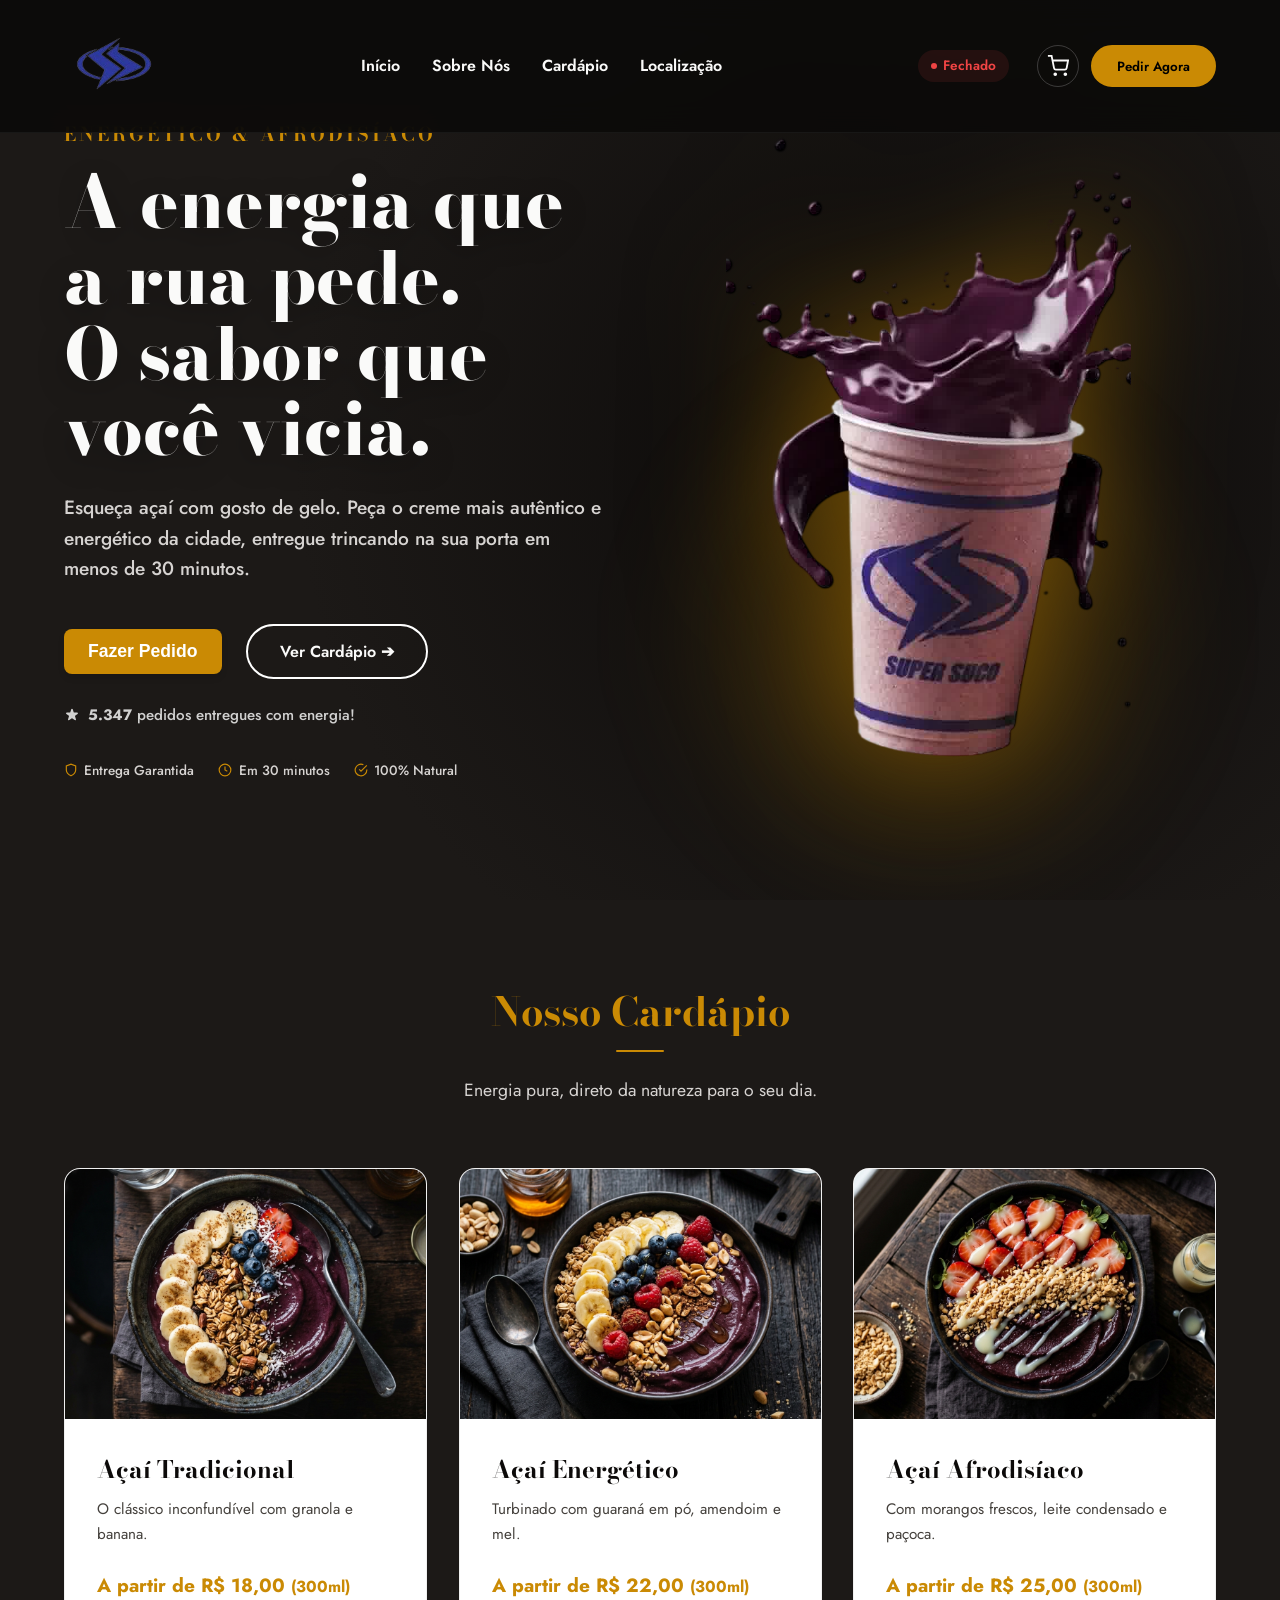
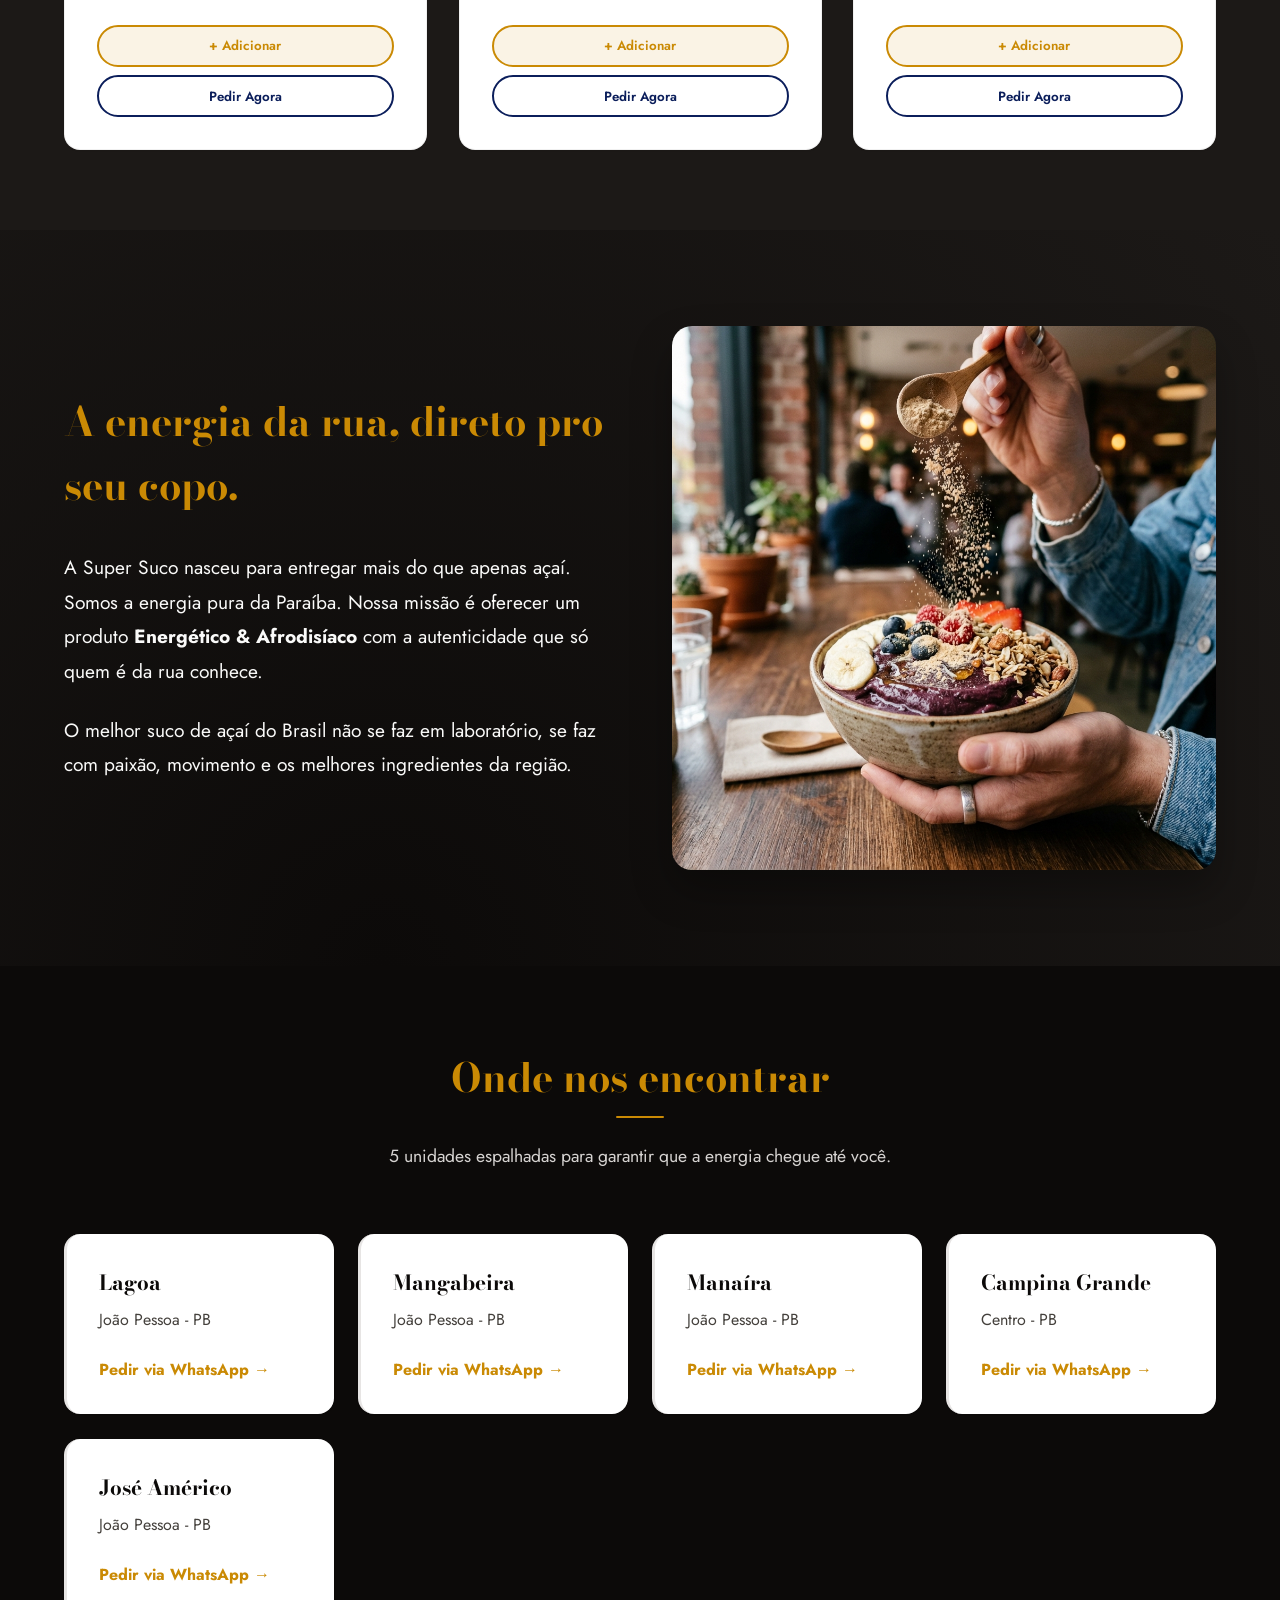
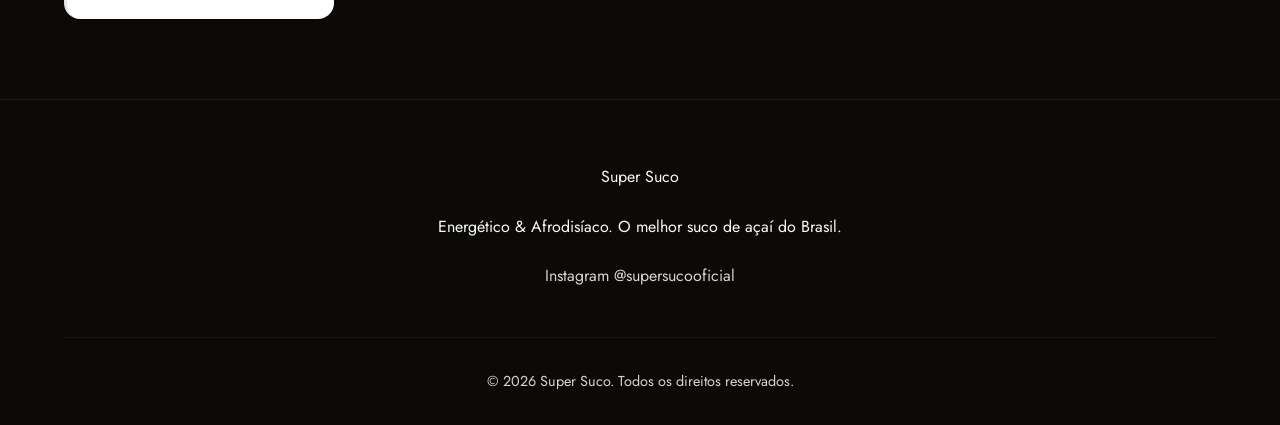
<file: index.html>
<!DOCTYPE html>
<html lang="pt-BR">
<head>
    <!-- GTM DataLayer Initialization -->
    <script>window.dataLayer = window.dataLayer || [];</script>
    <meta charset="UTF-8">
    <meta name="viewport" content="width=device-width, initial-scale=1.0">
    <!-- SEO & Social Media (Open Graph) -->
    <meta name="description" content="Energético & Afrodisíaco. O açaí mais autêntico de João Pessoa e Campina Grande. Peça agora e sinta a energia!">
    <meta name="keywords" content="açaí, suco de açaí, energético, afrodisíaco, joão pessoa, campina grande, super suco">
    <meta name="author" content="Super Suco">
    
    <!-- Open Graph / Facebook -->
    <meta property="og:type" content="website">
    <meta property="og:url" content="https://super-suco.vercel.app/">
    <meta property="og:title" content="Super Suco | O Açaí que Vicia 🥤">
    <meta property="og:description" content="Energético & Afrodisíaco. O açaí mais autêntico de João Pessoa e Campina Grande. Peça agora!">
    <meta property="og:image" content="https://super-suco.vercel.app/hero-image-final.jpg">

    <!-- Twitter -->
    <meta property="twitter:card" content="summary_large_image">
    <meta property="twitter:url" content="https://super-suco.vercel.app/">
    <meta property="twitter:title" content="Super Suco | O Açaí que Vicia 🥤">
    <meta property="twitter:description" content="Energético & Afrodisíaco. O açaí mais autêntico de João Pessoa e Campina Grande. Peça agora!">
    <meta property="twitter:image" content="https://super-suco.vercel.app/hero-image-final.jpg">

    <!-- Favicons -->
    <link rel="icon" type="image/png" href="logo.png">
    <link rel="apple-touch-icon" href="logo.png">
    
    <!-- Core Web Vitals: LCP Preload -->
    <link rel="preload" href="hero-image-final.png" as="image">
    
    <!-- Pré-conexão de fontes -->
    <link rel="preconnect" href="https://fonts.googleapis.com">
    <link rel="preconnect" href="https://fonts.gstatic.com" crossorigin>
    <link href="https://fonts.googleapis.com/css2?family=Bodoni+Moda:wght@400;500;600;700&family=Jost:wght@300;400;500;600;700&display=swap" rel="stylesheet">
    
    <link rel="stylesheet" href="style.css?v=3.0">
</head>
<body>

    <!-- Overlay Compartilhado -->
    <div id="modalOverlay" class="modal-overlay"></div>

    <!-- Modal de Seleção de Unidade -->
    <div id="unitModal" class="unit-modal">
        <div class="modal-header">
            <h3>Escolha sua Unidade</h3>
            <button id="closeModalBtn" class="close-btn">&times;</button>
        </div>
        <p>De onde você quer pedir?</p>
        <div class="units-grid">
            <a href="https://wa.me/5583999990001" target="_blank" class="unit-btn" data-unit="Lagoa">
                <svg width="16" height="16" fill="none" stroke="currentColor" stroke-width="2" viewBox="0 0 24 24" aria-hidden="true"><path d="M21 10c0 7-9 13-9 13s-9-6-9-13a9 9 0 0 1 18 0z"/><circle cx="12" cy="10" r="3"/></svg>
                Lagoa
            </a>
            <a href="https://wa.me/5583999990002" target="_blank" class="unit-btn" data-unit="Mangabeira">
                <svg width="16" height="16" fill="none" stroke="currentColor" stroke-width="2" viewBox="0 0 24 24" aria-hidden="true"><path d="M21 10c0 7-9 13-9 13s-9-6-9-13a9 9 0 0 1 18 0z"/><circle cx="12" cy="10" r="3"/></svg>
                Mangabeira
            </a>
            <a href="https://wa.me/5583999990003" target="_blank" class="unit-btn" data-unit="Manaíra">
                <svg width="16" height="16" fill="none" stroke="currentColor" stroke-width="2" viewBox="0 0 24 24" aria-hidden="true"><path d="M21 10c0 7-9 13-9 13s-9-6-9-13a9 9 0 0 1 18 0z"/><circle cx="12" cy="10" r="3"/></svg>
                Manaíra
            </a>
            <a href="https://wa.me/5583999990004" target="_blank" class="unit-btn" data-unit="Campina Grande">
                <svg width="16" height="16" fill="none" stroke="currentColor" stroke-width="2" viewBox="0 0 24 24" aria-hidden="true"><path d="M21 10c0 7-9 13-9 13s-9-6-9-13a9 9 0 0 1 18 0z"/><circle cx="12" cy="10" r="3"/></svg>
                Campina Grande
            </a>
            <a href="https://wa.me/5583999990005" target="_blank" class="unit-btn" data-unit="José Américo">
                <svg width="16" height="16" fill="none" stroke="currentColor" stroke-width="2" viewBox="0 0 24 24" aria-hidden="true"><path d="M21 10c0 7-9 13-9 13s-9-6-9-13a9 9 0 0 1 18 0z"/><circle cx="12" cy="10" r="3"/></svg>
                José Américo
            </a>
        </div>
    </div>

    <!-- Modal Carrinho -->
    <div id="cartModal" class="cart-modal">
        <div class="cart-header">
            <h3>🛒 Seu Pedido</h3>
            <button id="closeCartBtn" class="close-btn">&times;</button>
        </div>

        <div class="cart-items">
            <!-- Item 1 -->
            <div class="cart-item" data-id="tradicional" data-name="Açaí Tradicional" data-price="18">
                <div class="cart-item-info">
                    <span class="cart-item-name">Açaí Tradicional</span>
                    <span class="cart-item-desc">Clássico com granola e banana</span>
                    <span class="cart-item-price">R$ 18,00</span>
                </div>
                <div class="cart-qty-control">
                    <button class="qty-btn qty-zero" title="Zerar item">🗑️</button>
                    <button class="qty-btn qty-minus" aria-label="Diminuir quantidade">−</button>
                    <span class="qty-value">0</span>
                    <button class="qty-btn qty-plus" aria-label="Aumentar quantidade">+</button>
                </div>
            </div>
            <!-- Item 2 -->
            <div class="cart-item" data-id="energetico" data-name="Açaí Energético" data-price="22">
                <div class="cart-item-info">
                    <span class="cart-item-name">Açaí Energético</span>
                    <span class="cart-item-desc">Guaraná, amendoim e mel</span>
                    <span class="cart-item-price">R$ 22,00</span>
                </div>
                <div class="cart-qty-control">
                    <button class="qty-btn qty-zero" title="Zerar item">🗑️</button>
                    <button class="qty-btn qty-minus" aria-label="Diminuir quantidade">−</button>
                    <span class="qty-value">0</span>
                    <button class="qty-btn qty-plus" aria-label="Aumentar quantidade">+</button>
                </div>
            </div>
            <!-- Item 3 -->
            <div class="cart-item" data-id="afrodisiaco" data-name="Açaí Afrodisíaco" data-price="25">
                <div class="cart-item-info">
                    <span class="cart-item-name">Açaí Afrodisíaco</span>
                    <span class="cart-item-desc">Morangos, leite condensado e paçoca</span>
                    <span class="cart-item-price">R$ 25,00</span>
                </div>
                <div class="cart-qty-control">
                    <button class="qty-btn qty-zero" title="Zerar item">🗑️</button>
                    <button class="qty-btn qty-minus" aria-label="Diminuir quantidade">−</button>
                    <span class="qty-value">0</span>
                    <button class="qty-btn qty-plus" aria-label="Aumentar quantidade">+</button>
                </div>
            </div>
        </div>

        <div class="cart-footer">
            <div class="cart-total-row">
                <span>Total</span>
                <span id="cartTotal" class="cart-total-value">R$ 0,00</span>
            </div>
            <button id="clearCartBtn" class="cart-clear-btn">Limpar Carrinho</button>
            <p class="cart-empty-msg" id="cartEmptyMsg">Adicione pelo menos 1 item para pedir.</p>
            <button id="cartCheckoutBtn" class="cart-checkout-btn" disabled>
                <svg width="18" height="18" viewBox="0 0 24 24" fill="currentColor"><path d="M17.472 14.382c-.297-.149-1.758-.867-2.03-.967-.273-.099-.471-.148-.67.15-.197.297-.767.966-.94 1.164-.173.199-.347.223-.644.075-.297-.15-1.255-.463-2.39-1.475-.883-.788-1.48-1.761-1.653-2.059-.173-.297-.018-.458.13-.606.134-.133.298-.347.446-.52.149-.174.198-.298.298-.497.099-.198.05-.371-.025-.52-.075-.149-.669-1.612-.916-2.207-.242-.579-.487-.5-.669-.51-.173-.008-.371-.01-.57-.01-.198 0-.52.074-.792.372-.272.297-1.04 1.016-1.04 2.479 0 1.462 1.065 2.875 1.213 3.074.149.198 2.096 3.2 5.077 4.487.709.306 1.262.489 1.694.625.712.227 1.36.195 1.871.118.571-.085 1.758-.719 2.006-1.413.248-.694.248-1.289.173-1.413-.074-.124-.272-.198-.57-.347m-5.421 7.403h-.004a9.87 9.87 0 01-5.031-1.378l-.361-.214-3.741.982.998-3.648-.235-.374a9.86 9.86 0 01-1.51-5.26c.001-5.45 4.436-9.884 9.888-9.884 2.64 0 5.122 1.03 6.988 2.898a9.825 9.825 0 012.893 6.994c-.003 5.45-4.437 9.884-9.885 9.884m8.413-18.297A11.815 11.815 0 0012.05 0C5.495 0 .16 5.335.157 11.892c0 2.096.547 4.142 1.588 5.945L.057 24l6.305-1.654a11.882 11.882 0 005.683 1.448h.005c6.554 0 11.89-5.335 11.893-11.893a11.821 11.821 0 00-3.48-8.413z"/></svg>
                Pedir pelo WhatsApp
            </button>
        </div>
    </div>

    <!-- Barra de Navegação -->
    <nav class="navbar">
        <a href="#" class="logo-img"><img src="logo.png" alt="Super Suco Logotipo"></a>
        <div class="nav-links">
            <a href="#inicio">Início</a>
            <a href="#sobre-nos">Sobre Nós</a>
            <a href="#cardapio">Cardápio</a>
            <a href="#unidades">Localização</a>
        </div>
        <div class="nav-actions">
            <div class="store-status open"><span class="pulse-dot"></span> Aberto</div>
            <button id="openCartBtn" class="cart-icon-btn" aria-label="Abrir carrinho">
                <svg width="22" height="22" fill="none" stroke="currentColor" stroke-width="2" viewBox="0 0 24 24"><circle cx="9" cy="21" r="1"/><circle cx="20" cy="21" r="1"/><path d="M1 1h4l2.68 13.39a2 2 0 0 0 2 1.61h9.72a2 2 0 0 0 2-1.61L23 6H6"/></svg>
                <span id="cartBadge" class="cart-badge">0</span>
            </button>
            <button class="cta-nav cta-nav-primary open-modal-btn">Pedir Agora</button>
        </div>
    </nav>

    <!-- Hero Section -->
    <header id="inicio" class="hero-section">
        <div class="hero-content">
            <h2 class="tagline">Energético & Afrodisíaco</h2>
            <h1 class="headline">A energia que a rua pede. O sabor que você vicia.</h1>
            <p class="subheadline">Esqueça açaí com gosto de gelo. Peça o creme mais autêntico e energético da cidade, entregue trincando na sua porta em menos de 30 minutos.</p>
            <div class="hero-actions">
                <button class="cta-primary open-modal-btn">Fazer Pedido</button>
                <a href="#cardapio" class="cta-secondary ghost-btn">Ver Cardápio ➔</a>
            </div>
            <div class="social-proof">
                <svg width="16" height="16" fill="currentColor" viewBox="0 0 20 20"><path d="M9.049 2.927c.3-.921 1.603-.921 1.902 0l1.07 3.292a1 1 0 00.95.69h3.462c.969 0 1.371 1.24.588 1.81l-2.8 2.034a1 1 0 00-.364 1.118l1.07 3.292c.3.921-.755 1.688-1.54 1.118l-2.8-2.034a1 1 0 00-1.175 0l-2.8 2.034c-.784.57-1.838-.197-1.539-1.118l1.07-3.292a1 1 0 00-.364-1.118L2.98 8.72c-.783-.57-.38-1.81.588-1.81h3.461a1 1 0 00.951-.69l1.07-3.292z"/></svg>
                <span><strong id="order-counter">5.347</strong> pedidos entregues com energia!</span>
            </div>
            <div class="trust-badges">
                <span class="trust-badge">
                    <svg width="14" height="14" fill="none" stroke="currentColor" stroke-width="2" viewBox="0 0 24 24"><path d="M12 22s8-4 8-10V5l-8-3-8 3v7c0 6 8 10 8 10z"/></svg>
                    Entrega Garantida
                </span>
                <span class="trust-badge">
                    <svg width="14" height="14" fill="none" stroke="currentColor" stroke-width="2" viewBox="0 0 24 24"><circle cx="12" cy="12" r="10"/><polyline points="12 6 12 12 16 14"/></svg>
                    Em 30 minutos
                </span>
                <span class="trust-badge">
                    <svg width="14" height="14" fill="none" stroke="currentColor" stroke-width="2" viewBox="0 0 24 24"><path d="M22 11.08V12a10 10 0 1 1-5.93-9.14"/><polyline points="22 4 12 14.01 9 11.01"/></svg>
                    100% Natural
                </span>
            </div>
        </div>
        
        <!-- Imagem Estática do Ativo 3D -->
        <div class="hero-3d-asset">
            <img src="hero-image-final.png" alt="Açaí Super Suco Zero Gravidade" width="500" height="500" fetchpriority="high">
            <div class="acai-glow"></div>
        </div>
    </header>

    <!-- Seção: Cardápio Visual -->
    <section id="cardapio" class="menu-section">
        <div class="section-header">
            <h2>Nosso Cardápio</h2>
            <p>Energia pura, direto da natureza para o seu dia.</p>
        </div>
        <div class="menu-grid">
            <div class="menu-item">
                <div class="menu-img-container">
                    <img src="acai_tradicional.png" alt="Açaí Tradicional" loading="lazy" width="500" height="500">
                </div>
                <div class="menu-info">
                    <h3>Açaí Tradicional</h3>
                    <p>O clássico inconfundível com granola e banana.</p>
                    <span class="price">A partir de R$ 18,00 <small>(300ml)</small></span>
                    <div class="menu-item-actions">
                        <button class="cta-nav add-to-cart-btn cta-solid" data-id="tradicional" data-name="Açaí Tradicional" data-price="18">+ Adicionar</button>
                        <button class="cta-nav open-modal-btn direct-order-btn cta-outline" data-id="tradicional" data-name="Açaí Tradicional" data-price="18">Pedir Agora</button>
                    </div>
                </div>
            </div>
            <div class="menu-item">
                <div class="menu-img-container">
                    <img src="acai_energetico.png" alt="Açaí Energético" loading="lazy" width="500" height="500">
                </div>
                <div class="menu-info">
                    <h3>Açaí Energético</h3>
                    <p>Turbinado com guaraná em pó, amendoim e mel.</p>
                    <span class="price">A partir de R$ 22,00 <small>(300ml)</small></span>
                    <div class="menu-item-actions">
                        <button class="cta-nav add-to-cart-btn cta-solid" data-id="energetico" data-name="Açaí Energético" data-price="22">+ Adicionar</button>
                        <button class="cta-nav open-modal-btn direct-order-btn cta-outline" data-id="energetico" data-name="Açaí Energético" data-price="22">Pedir Agora</button>
                    </div>
                </div>
            </div>
            <div class="menu-item">
                <div class="menu-img-container">
                    <img src="acai_afrodisiaco.png" alt="Açaí Afrodisíaco" loading="lazy" width="500" height="500">
                </div>
                <div class="menu-info">
                    <h3>Açaí Afrodisíaco</h3>
                    <p>Com morangos frescos, leite condensado e paçoca.</p>
                    <span class="price">A partir de R$ 25,00 <small>(300ml)</small></span>
                    <div class="menu-item-actions">
                        <button class="cta-nav add-to-cart-btn cta-solid" data-id="afrodisiaco" data-name="Açaí Afrodisíaco" data-price="25">+ Adicionar</button>
                        <button class="cta-nav open-modal-btn direct-order-btn cta-outline" data-id="afrodisiaco" data-name="Açaí Afrodisíaco" data-price="25">Pedir Agora</button>
                    </div>
                </div>
            </div>
        </div>
    </section>

    <!-- Seção: Sobre Nós -->
    <section id="sobre-nos" class="about-section">
        <div class="about-content">
            <div class="about-text">
                <h2>A energia da rua, direto pro seu copo.</h2>
                <p>A Super Suco nasceu para entregar mais do que apenas açaí. Somos a energia pura da Paraíba. Nossa missão é oferecer um produto <strong>Energético & Afrodisíaco</strong> com a autenticidade que só quem é da rua conhece.</p>
                <p>O melhor suco de açaí do Brasil não se faz em laboratório, se faz com paixão, movimento e os melhores ingredientes da região.</p>
            </div>
            <div class="about-image">
                <img src="about-image.png" alt="Açaí Super Suco Lifestyle" width="500" height="500">
            </div>
        </div>
    </section>

    <!-- Seção: Unidades -->
    <section id="unidades" class="units-section">
        <div class="section-header">
            <h2>Onde nos encontrar</h2>
            <p>5 unidades espalhadas para garantir que a energia chegue até você.</p>
        </div>
        <div class="locations-grid">
            <a href="https://wa.me/5583999990001" target="_blank" class="location-card">
                <h3>Lagoa</h3>
                <p>João Pessoa - PB</p>
                <span class="card-link">Pedir via WhatsApp &rarr;</span>
            </a>
            <a href="https://wa.me/5583999990002" target="_blank" class="location-card">
                <h3>Mangabeira</h3>
                <p>João Pessoa - PB</p>
                <span class="card-link">Pedir via WhatsApp &rarr;</span>
            </a>
            <a href="https://wa.me/5583999990003" target="_blank" class="location-card">
                <h3>Manaíra</h3>
                <p>João Pessoa - PB</p>
                <span class="card-link">Pedir via WhatsApp &rarr;</span>
            </a>
            <a href="https://wa.me/5583999990004" target="_blank" class="location-card">
                <h3>Campina Grande</h3>
                <p>Centro - PB</p>
                <span class="card-link">Pedir via WhatsApp &rarr;</span>
            </a>
            <a href="https://wa.me/5583999990005" target="_blank" class="location-card">
                <h3>José Américo</h3>
                <p>João Pessoa - PB</p>
                <span class="card-link">Pedir via WhatsApp &rarr;</span>
            </a>
        </div>
    </section>

    <!-- Sticky CTA (Mobile) -->
    <button id="stickyCtaDefault" class="sticky-cta open-modal-btn">Fazer Pedido</button>

    <!-- Sticky Cart Bar (Mobile) -->
    <div id="stickyCartBar" class="sticky-cart-bar">
        <div class="sticky-cart-info">
            <span id="stickyCartQty" class="sticky-cart-qty">0 itens</span>
            <span id="stickyCartTotal" class="sticky-cart-total">R$ 0,00</span>
        </div>
        <button id="openStickyCartBtn" class="sticky-cart-btn">Ver Carrinho</button>
    </div>

    <!-- Footer -->
    <footer class="site-footer">
        <div class="footer-content">
            <div class="logo">Super <span>Suco</span></div>
            <p>Energético & Afrodisíaco. O melhor suco de açaí do Brasil.</p>
            <div class="social-links">
                <a href="https://instagram.com/supersucooficial" target="_blank" rel="noopener">Instagram @supersucooficial</a>
            </div>
        </div>
        <div class="footer-bottom">
            <p>&copy; 2026 Super Suco. Todos os direitos reservados.</p>
        </div>
    </footer>

    <script src="script.js" defer></script>
</body>
</html>
</file>
<file: style.css>
/* =========================================
   DESIGN TOKENS & VARIÁVEIS
   Gerado por: ui-ux-pro-max + 3d-visual-architect
   + page-cro + design-spells
   ========================================= */
html { scroll-behavior: smooth; }
:root {
    --color-bg-deep: #1C1917;     /* Dark Premium */
    --color-bg-darker: #0C0A09;   /* Very Dark */
    --color-brand-blue: #44403C;  /* Secondary Dark */
    --color-accent-gold: #CA8A04; /* Luxury Gold */
    --color-accent-hover: #A16207;
    --color-text-main: #FAFAF9;   /* Light text on dark bg */
    --color-text-muted: #D6D3D1;  /* Muted text */
    --color-acai-glow: rgba(202, 138, 4, 0.4); /* Gold glow */

    --font-heading: 'Bodoni Moda', serif;
    --font-sans: 'Jost', sans-serif;
    
    --transition-fast: 0.2s ease;
    --transition-smooth: 0.3s ease;
    
    --shadow-sm: 0 1px 2px rgba(0,0,0,0.05);
    --shadow-md: 0 4px 6px rgba(0,0,0,0.1);
    --shadow-lg: 0 10px 15px rgba(0,0,0,0.1);
    --shadow-xl: 0 20px 25px rgba(0,0,0,0.15);
}

/* =========================================
   CUSTOM SCROLLBAR
   ========================================= */
::-webkit-scrollbar { width: 8px; }
::-webkit-scrollbar-track { background: var(--color-bg-deep); }
::-webkit-scrollbar-thumb { background: var(--color-brand-blue); border-radius: 10px; }
::-webkit-scrollbar-thumb:hover { background: var(--color-accent-gold); }

/* =========================================
   RESET BASE
   ========================================= */
* {
    margin: 0;
    padding: 0;
    box-sizing: border-box;
}

body {
    font-family: var(--font-sans);
    background-color: var(--color-bg-deep);
    color: var(--color-text-main);
    overflow-x: hidden;
    line-height: 1.6;
}

h1, h2, h3, .tagline {
    font-family: var(--font-heading);
}

a {
    text-decoration: none;
}

/* ux-guidelines: Focus states visíveis para teclado */
:focus-visible {
    outline: 2px solid var(--color-accent-gold);
    outline-offset: 3px;
    border-radius: 4px;
}

button:focus-visible {
    outline: 2px solid var(--color-accent-gold);
    outline-offset: 3px;
}

/* =========================================
   NAVBAR
   ========================================= */
.navbar {
    position: fixed;
    top: 0;
    width: 100%;
    padding: 1rem 5%;
    display: flex;
    justify-content: space-between;
    align-items: center;
    background: rgba(12, 10, 9, 0.9); /* Darker for better contrast */
    backdrop-filter: blur(16px);
    -webkit-backdrop-filter: blur(16px);
    z-index: 100;
    border-bottom: 1px solid rgba(255, 255, 255, 0.05);
    transition: padding 0.3s ease;
}

/* FIX: Agrupa os botões da direita da navbar */
.nav-actions {
    display: flex;
    align-items: center;
    gap: 0.75rem;
}

.logo-img {
    display: flex;
    align-items: center;
}

.logo-img img {
    height: 100px; /* Aumentado a pedido do usuário */
    width: auto;
    object-fit: contain;
}

.nav-links {
    display: flex;
    gap: 2rem;
    align-items: center;
}

.nav-links a {
    color: var(--color-text-main);
    font-size: 1rem;
    font-weight: 600;
    transition: var(--transition-fast);
}

.nav-links a:hover {
    color: var(--color-accent-gold);
}

.cta-nav {
    background: transparent;
    color: var(--color-text-main);
    border: 2px solid var(--color-brand-blue);
    padding: 0.6rem 1.5rem;
    border-radius: 50px;
    font-family: var(--font-sans);
    font-weight: 600;
    cursor: pointer;
    transition: var(--transition-fast);
}

.cta-nav:hover {
    background: var(--color-brand-blue);
    color: #FFF;
    box-shadow: 0 0 15px rgba(30, 64, 175, 0.3);
}

.cta-nav-primary {
    background: var(--color-accent-gold);
    color: #000;
    border-color: var(--color-accent-gold);
}

.cta-nav-primary:hover {
    background: var(--color-accent-hover);
    color: #000;
    box-shadow: 0 0 15px rgba(245, 158, 11, 0.4);
    border-color: var(--color-accent-hover);
}

.cta-solid {
    background: var(--color-accent-gold);
    color: #000;
    border-color: var(--color-accent-gold);
}

.cta-solid:hover {
    background: var(--color-accent-hover);
    color: #000;
    box-shadow: 0 0 15px rgba(245, 158, 11, 0.4);
}

.cta-outline {
    background: transparent;
    color: var(--color-text-main);
    border: 2px solid rgba(255, 255, 255, 0.2);
}

.cta-outline:hover {
    border-color: var(--color-text-main);
    background: rgba(255, 255, 255, 0.05);
}

/* Store Status Badge */
.store-status {
    display: inline-flex;
    align-items: center;
    gap: 0.4rem;
    font-size: 0.85rem;
    font-weight: 600;
    color: #4ade80;
    background: rgba(74, 222, 128, 0.1);
    padding: 0.3rem 0.8rem;
    border-radius: 50px;
    margin-right: 1rem;
    font-family: var(--font-sans);
    transition: all 0.3s ease;
}

.store-status:not(.open) {
    color: #ef4444;
    background: rgba(239, 68, 68, 0.1);
}

.pulse-dot {
    width: 6px;
    height: 6px;
    border-radius: 50%;
    background-color: #4ade80;
    box-shadow: 0 0 0 0 rgba(74, 222, 128, 0.7);
    animation: pulse 2s infinite;
}

@keyframes pulse {
    0% { transform: scale(0.95); box-shadow: 0 0 0 0 rgba(74, 222, 128, 0.7); }
    70% { transform: scale(1); box-shadow: 0 0 0 6px rgba(74, 222, 128, 0); }
    100% { transform: scale(0.95); box-shadow: 0 0 0 0 rgba(74, 222, 128, 0); }
}

.store-status:not(.open) .pulse-dot {
    background-color: #ef4444;
    box-shadow: 0 0 0 0 rgba(239, 68, 68, 0.7);
    animation: pulse-red 2s infinite;
}

@keyframes pulse-red {
    0% { transform: scale(0.95); box-shadow: 0 0 0 0 rgba(239, 68, 68, 0.7); }
    70% { transform: scale(1); box-shadow: 0 0 0 6px rgba(239, 68, 68, 0); }
    100% { transform: scale(0.95); box-shadow: 0 0 0 0 rgba(239, 68, 68, 0); }
}
/* =========================================
   HERO SECTION
   ========================================= */
.hero-section {
    position: relative;
    min-height: 100vh;
    display: flex;
    align-items: center;
    padding: 0 5%;
    background: radial-gradient(circle at 70% 50%, var(--color-bg-darker) 0%, var(--color-bg-deep) 60%);
    overflow: hidden;
}

.hero-content {
    max-width: 600px;
    z-index: 10;
    animation: slideUp 1s var(--transition-smooth);
}

.tagline {
    font-size: clamp(0.75rem, 2.5vw, 1.2rem); /* FIX: responsivo para não cortar */
    color: var(--color-accent-gold);
    text-transform: uppercase;
    letter-spacing: clamp(1px, 0.5vw, 3px); /* FIX: letter-spacing responsivo */
    margin-bottom: 1rem;
    font-weight: 700;
    /* Removido nowrap para evitar truncamento, permitindo quebra de linha */
    display: inline-block;
    max-width: 100%;
    word-wrap: break-word;
}

.headline {
    font-size: clamp(2.5rem, 8vw, 4.5rem); /* Fluid typography */
    line-height: 1.05;
    font-weight: 800;
    margin-bottom: 1.5rem;
    color: var(--color-text-main);
    text-shadow: 0 10px 30px rgba(0,0,0,0.3);
    text-wrap: balance; /* Prevents single words on new lines */
}

.subheadline {
    font-size: 1.2rem;
    color: var(--color-text-muted);
    margin-bottom: 2.5rem;
    max-width: 90%;
    font-weight: 500;
    line-height: 1.6;
}

.hero-actions {
    display: flex;
    gap: 1.5rem;
    align-items: center;
}

.cta-primary {
    background: var(--color-accent-gold);
    color: #FFFFFF;
    border: none;
    padding: 12px 24px;
    border-radius: 8px;
    font-size: 1.1rem;
    font-weight: 600;
    cursor: pointer;
    transition: var(--transition-smooth);
    box-shadow: var(--shadow-md);
}

.cta-primary:hover {
    transform: translateY(-2px);
    box-shadow: var(--shadow-lg);
    background: var(--color-accent-hover);
}

.cta-secondary {
    color: var(--color-text-main);
    font-weight: 600;
    border-bottom: 2px solid transparent;
    transition: var(--transition-fast);
}

.cta-secondary:hover {
    border-bottom-color: var(--color-accent-gold);
}

.ghost-btn {
    border: 2px solid #FFF;
    padding: 0.8rem 2rem;
    border-radius: 50px;
    font-weight: 600;
    display: inline-flex;
    align-items: center;
    border-bottom: 2px solid #FFF;
}

.ghost-btn:hover {
    background: #FFF;
    color: #0B1E5B;
    border-color: #FFF;
}

/* UX: Feedback tátil (Click Feel) */
.cta-primary:active, .cta-solid:active, .cta-outline:active, .cta-nav:active, .location-card:active, .ghost-btn:active {
    transform: scale(0.96) !important;
    transition: transform 0.1s ease;
}

/* page-cro: Social proof + trust signals estratégicos */
.social-proof {
    margin-top: 1.5rem;
    font-size: 0.95rem;
    color: rgba(255, 255, 255, 0.8);
    font-weight: 500;
    animation: slideUp 1s var(--transition-smooth) 0.2s backwards;
    display: flex;
    align-items: center;
    gap: 0.5rem;
}

/* Badges de confiança (page-cro: Trust & Credibility) */
.trust-badges {
    display: flex;
    gap: 1.5rem;
    margin-top: 2rem;
    flex-wrap: wrap;
    animation: slideUp 1s var(--transition-smooth) 0.4s backwards;
}

.trust-badge {
    display: flex;
    align-items: center;
    gap: 0.4rem;
    font-size: 0.85rem;
    color: var(--color-text-muted);
    font-weight: 500;
}

.trust-badge svg {
    color: var(--color-accent-gold);
    flex-shrink: 0;
}

/* design-spells: Botão magnético com efeito premium */
.cta-primary {
    position: relative;
    overflow: hidden;
    isolation: isolate;
}

.cta-primary::before {
    content: '';
    position: absolute;
    inset: 0;
    background: linear-gradient(135deg, rgba(255,255,255,0.15) 0%, transparent 60%);
    opacity: 0;
    transition: opacity 0.3s ease;
    border-radius: inherit;
    z-index: 1;
}

.cta-primary:hover::before {
    opacity: 1;
}

/* =========================================
   3D ASSET PLACEHOLDER
   ========================================= */
.hero-3d-asset {
    position: absolute;
    right: 5%;
    top: 50%;
    transform: translateY(-50%);
    width: 45vw;
    height: 80vh;
    z-index: 5;
    pointer-events: none;
    display: flex;
    justify-content: center;
    align-items: center;
}

/* 3d-visual-architect: Cinematográfico com glow dourado */
.hero-3d-asset img {
    width: 100%;
    height: 100%;
    object-fit: contain;
    animation: float 6s ease-in-out infinite, revealHero 1.2s ease both;
    position: relative;
    z-index: 2;
    filter: drop-shadow(0 0 60px rgba(202, 138, 4, 0.5))
            drop-shadow(0 30px 60px rgba(0,0,0,0.4));
    transform-origin: center bottom;
}

.acai-glow {
    position: absolute;
    width: 500px;
    height: 500px;
    /* FIX: gradiente com fade suave nas bordas para eliminar corte seco */
    background: radial-gradient(
        ellipse at center,
        rgba(202,138,4,0.45) 0%,
        rgba(202,138,4,0.2) 35%,
        rgba(202,138,4,0.05) 65%,
        transparent 100%
    );
    filter: blur(50px);
    border-radius: 50%;
    z-index: -1;
    bottom: -10%;
    left: 50%;
    transform: translateX(-50%);
    animation: pulseGlow 4s ease-in-out infinite;
}

/* =========================================
   MODAL ROTEAMENTO WHATSAPP
   ========================================= */
.modal-overlay {
    position: fixed;
    top: 0;
    left: 0;
    width: 100%;
    height: 100%;
    background: rgba(6, 17, 54, 0.8);
    backdrop-filter: blur(8px);
    -webkit-backdrop-filter: blur(8px);
    z-index: 999;
    opacity: 0;
    visibility: hidden;
    transition: var(--transition-smooth);
}

.unit-modal {
    position: fixed;
    top: 50%;
    left: 50%;
    transform: translate(-50%, -40%);
    width: 90%;
    max-width: 450px;
    background: #FFFFFF;
    border: 1px solid rgba(0, 0, 0, 0.1);
    border-radius: 24px;
    padding: 2.5rem;
    z-index: 1000;
    opacity: 0;
    visibility: hidden;
    transition: var(--transition-smooth);
    box-shadow: 0 25px 50px -12px rgba(0, 0, 0, 0.2);
}

.modal-active .modal-overlay,
.modal-active .unit-modal {
    opacity: 1;
    visibility: visible;
}

.modal-active .unit-modal {
    transform: translate(-50%, -50%);
}

.modal-header {
    display: flex;
    justify-content: space-between;
    align-items: center;
    margin-bottom: 0.5rem;
}

.modal-header h3 {
    font-size: 1.5rem;
    font-weight: 700;
    color: #0C0A09;
    font-family: var(--font-heading);
}

.close-btn {
    background: none;
    border: none;
    color: var(--color-text-muted);
    font-size: 2rem;
    cursor: pointer;
    transition: var(--transition-fast);
}

.close-btn:hover {
    color: var(--color-text-main);
}

.unit-modal p {
    color: var(--color-text-muted);
    margin-bottom: 2rem;
}

.units-grid {
    display: grid;
    gap: 1rem;
}

.unit-btn {
    background: rgba(0, 0, 0, 0.03);
    color: #0C0A09;
    border: 1px solid rgba(0, 0, 0, 0.1);
    padding: 1rem;
    border-radius: 12px;
    text-align: left;
    font-weight: 600;
    font-family: var(--font-sans);
    transition: background 0.2s ease, border-color 0.2s ease, transform 0.2s ease;
    display: flex;
    align-items: center;
    gap: 0.6rem;
    cursor: pointer;
}

.unit-btn:hover {
    background: var(--color-accent-gold);
    border-color: var(--color-accent-gold);
    color: #fff;
    transform: translateX(4px);
}

/* =========================================
   SEÇÕES GERAIS
   ========================================= */
.menu-section, .units-section {
    padding: 5rem 5%;
    background-color: var(--color-bg-deep);
}

.units-section {
    background-color: var(--color-bg-darker);
}

.section-header {
    text-align: center;
    margin-bottom: 4rem;
}

.section-header h2 {
    font-size: 2.5rem;
    color: var(--color-accent-gold);
    margin-bottom: 1rem;
    font-weight: 700;
    /* design-spells: Linha decorativa sob o título */
    position: relative;
    display: inline-block;
}

.section-header h2::after {
    content: '';
    position: absolute;
    bottom: -8px;
    left: 50%;
    transform: translateX(-50%);
    width: 48px;
    height: 2px;
    background: var(--color-accent-gold);
    border-radius: 2px;
    transition: width 0.4s ease;
}

.section-header:hover h2::after {
    width: 100%;
}

.section-header p {
    color: var(--color-text-muted);
    font-size: 1.1rem;
    margin-top: 1rem;
}

/* =========================================
   SOBRE NÓS
   ========================================= */
.about-section {
    padding: 6rem 5%;
    background: radial-gradient(circle at 30% 100%, var(--color-bg-darker) 0%, var(--color-bg-deep) 100%);
}

.about-content {
    max-width: 1200px;
    margin: 0 auto;
    display: grid;
    grid-template-columns: 1fr 1fr;
    gap: 4rem;
    align-items: center;
}

.about-text h2 {
    font-size: 2.5rem;
    color: var(--color-accent-gold);
    margin-bottom: 2rem;
    font-weight: 700;
}

.about-text p {
    font-size: 1.2rem;
    color: var(--color-text-main);
    margin-bottom: 1.5rem;
    line-height: 1.8;
}

.about-image {
    width: 100%;
    border-radius: 20px;
    overflow: hidden;
    box-shadow: 0 20px 40px rgba(0,0,0,0.3);
}

.about-image img {
    width: 100%;
    height: 100%;
    object-fit: cover;
    display: block;
    transition: var(--transition-smooth);
}

.about-image:hover img {
    transform: scale(1.05);
}

/* =========================================
   CARDÁPIO VISUAL
   ========================================= */
.menu-grid {
    display: grid;
    grid-template-columns: repeat(auto-fit, minmax(300px, 1fr));
    gap: 2rem;
    max-width: 1200px;
    margin: 0 auto;
}

/* design-spells: Card com border dourado no hover */
.menu-item {
    background: #FFFFFF;
    border: 1px solid rgba(0, 0, 0, 0.06);
    border-radius: 16px;
    overflow: hidden;
    transition: transform 0.3s ease, box-shadow 0.3s ease, border-color 0.3s ease;
    box-shadow: var(--shadow-sm);
    cursor: pointer;
}

.menu-item:hover {
    transform: translateY(-6px);
    box-shadow: var(--shadow-xl);
    border-color: rgba(202, 138, 4, 0.3);
}

.menu-img-container {
    height: 250px;
    width: 100%;
    overflow: hidden;
}

.menu-img-container img {
    width: 100%;
    height: 100%;
    object-fit: cover;
    transition: var(--transition-smooth);
}

.menu-item:hover .menu-img-container img {
    transform: scale(1.08);
}

.menu-info {
    padding: 2rem;
}

.menu-info h3 {
    font-size: 1.5rem;
    margin-bottom: 0.5rem;
    color: #0C0A09;
    font-family: var(--font-heading);
}

.menu-info p {
    color: #44403C;
    margin-bottom: 1.5rem;
    font-size: 0.95rem;
}

.menu-info .price {
    display: block;
    font-size: 1.2rem;
    font-weight: 700;
    color: var(--color-accent-gold);
    margin-bottom: 1.5rem;
}

.menu-info .cta-nav {
    width: 100%;
    color: #0B1E5B; /* Texto azul legível no card branco */
    border-color: #0B1E5B;
    background: transparent;
}

.menu-info .cta-nav:hover {
    background: var(--color-accent-gold);
    color: #000;
    border-color: var(--color-accent-gold);
}

/* =========================================
   UNIDADES (LOCATIONS)
   ========================================= */
.locations-grid {
    display: grid;
    grid-template-columns: repeat(auto-fit, minmax(250px, 1fr));
    gap: 1.5rem;
    max-width: 1200px;
    margin: 0 auto;
}

/* design-spells: Card de localização com borda animada */
.location-card {
    background: #FFFFFF;
    padding: 2rem;
    border-radius: 16px;
    border-left: 3px solid #E7E5E4;
    transition: transform 0.25s ease, box-shadow 0.25s ease, border-color 0.25s ease;
    box-shadow: var(--shadow-sm);
    display: block;
    color: inherit;
    text-decoration: none;
    cursor: pointer;
}

.location-card:hover {
    border-left-color: var(--color-accent-gold);
    transform: translateY(-4px);
    box-shadow: var(--shadow-lg);
}

.location-card h3 {
    font-size: 1.3rem;
    margin-bottom: 0.5rem;
    color: #0C0A09;
    font-family: var(--font-heading);
}

.location-card p {
    color: #44403C;
    margin-bottom: 1.5rem;
}

.card-link {
    color: var(--color-accent-gold);
    font-weight: 700;
    display: inline-block;
    transition: letter-spacing 0.2s ease;
}

.location-card:hover .card-link {
    letter-spacing: 0.5px;
}

.location-card .open-modal-btn {
    background: transparent;
    color: #0B1E5B;
    border: 2px solid #0B1E5B;
    padding: 0.75rem 1.5rem;
    border-radius: 50px;
    font-family: var(--font-sans);
    font-weight: 600;
    cursor: pointer;
    transition: var(--transition-fast);
    width: 100%;
}

.location-card .open-modal-btn:hover {
    background: #0B1E5B;
    color: #FFFFFF;
}

/* =========================================
   FOOTER
   ========================================= */
.site-footer {
    background: var(--color-bg-darker);
    padding: 4rem 5% 2rem;
    border-top: 1px solid rgba(255, 255, 255, 0.07);
}

.footer-content {
    max-width: 1200px;
    margin: 0 auto;
    display: flex;
    flex-direction: column;
    align-items: center;
    text-align: center;
    gap: 1.5rem;
    margin-bottom: 3rem;
}

.footer-content .logo {
    transform: rotate(0deg);
}

.social-links a {
    color: var(--color-text-muted);
    transition: var(--transition-fast);
}

.social-links a:hover {
    color: var(--color-accent-gold);
}

.footer-bottom {
    text-align: center;
    padding-top: 2rem;
    border-top: 1px solid rgba(255, 255, 255, 0.05);
    color: var(--color-text-muted);
    font-size: 0.9rem;
}

/* =========================================
   ANIMAÇÕES & RESPONSIVIDADE
   ========================================= */
@keyframes slideUp {
    from { opacity: 0; transform: translateY(30px); }
    to { opacity: 1; transform: translateY(0); }
}

@keyframes float {
    0% { transform: translateY(0px); }
    50% { transform: translateY(-15px); }
    100% { transform: translateY(0px); }
}

/* 3d-visual-architect: Reveal cinematográfico */
@keyframes revealHero {
    from { opacity: 0; transform: translateY(40px) scale(0.95); }
    to { opacity: 1; transform: translateY(0px) scale(1); }
}

/* design-spells: Glow pulsante no produto */
@keyframes pulseGlow {
    0%, 100% { opacity: 0.6; transform: scale(1); }
    50% { opacity: 1; transform: scale(1.12); }
}

/* design-spells: Fade-in stagger para seções */
@keyframes fadeInUp {
    from { opacity: 0; transform: translateY(24px); }
    to { opacity: 1; transform: translateY(0); }
}

/* design-spells: Estado inicial oculto para evitar "flash" antes da animação */
.menu-item, .location-card, .about-content, .section-header {
    opacity: 0;
    will-change: transform, opacity;
}

.reveal {
    animation: fadeInUp 0.8s cubic-bezier(0.2, 0.8, 0.2, 1) forwards;
}

/* ux-guidelines: Respeitar prefers-reduced-motion */
@media (prefers-reduced-motion: reduce) {
    *, *::before, *::after {
        animation-duration: 0.01ms !important;
        transition-duration: 0.01ms !important;
    }
    html { scroll-behavior: auto; }
}

.sticky-cta {
    display: none;
    position: fixed;
    bottom: 20px;
    left: 50%;
    transform: translateX(-50%);
    width: 90%;
    max-width: 400px;
    background: var(--color-accent-gold);
    color: #000;
    border: none;
    padding: 1.2rem;
    border-radius: 50px;
    font-size: 1.1rem;
    font-weight: 700;
    box-shadow: 0 10px 25px rgba(0,0,0,0.5);
    z-index: 990;
    text-align: center;
    cursor: pointer;
    transition: var(--transition-fast);
}

.sticky-cta:active {
    background: var(--color-accent-hover);
    transform: translateX(-50%) scale(0.98);
}

/* Controle da Sticky Cart Bar Global (Mobile & Desktop) */
body.has-cart-items #stickyCtaDefault {
    display: none !important;
}

/* Adiciona margem global para a barra não cobrir conteúdo no rodapé */
body.has-cart-items {
    padding-bottom: 90px; 
}

/* Estilo da barra sticky global */
.sticky-cart-bar {
    display: none;
    position: fixed;
    bottom: 0;
    left: 0;
    width: 100%;
    background: rgba(0, 0, 0, 0.95);
    backdrop-filter: blur(10px);
    -webkit-backdrop-filter: blur(10px);
    border: none;
    border-top: 1px solid rgba(202, 138, 4, 0.3);
    color: #fff;
    padding: 0.8rem 5%;
    box-shadow: 0 -5px 25px rgba(0,0,0,0.8);
    z-index: 990;
    align-items: center;
    justify-content: space-between;
}

@media (min-width: 769px) {
    .sticky-cart-bar {
        justify-content: center;
        gap: 3rem;
        padding: 1rem;
    }
}

.sticky-cart-bar.active {
    display: flex !important;
    animation: slideUp 0.4s ease forwards;
}

@keyframes slideUp {
    from {
        transform: translateY(100%);
        opacity: 0;
    }
    to {
        transform: translateY(0);
        opacity: 1;
    }
}

.sticky-cart-info {
    display: flex;
    flex-direction: column;
}

@media (min-width: 769px) {
    .sticky-cart-info {
        flex-direction: row;
        align-items: center;
        gap: 1rem;
    }
}

.sticky-cart-qty {
    font-size: 0.85rem;
    color: var(--color-text-muted);
}

@media (min-width: 769px) {
    .sticky-cart-qty {
        font-size: 1rem;
    }
}

.sticky-cart-total {
    font-size: 1.15rem;
    font-weight: 700;
    color: var(--color-accent-gold);
}

.sticky-cart-btn {
    background: var(--color-accent-gold);
    color: #000;
    border: none;
    padding: 0.7rem 1.4rem;
    border-radius: 50px;
    font-size: 0.95rem;
    font-weight: 700;
    cursor: pointer;
    transition: background 0.2s, transform 0.2s;
}

.sticky-cart-btn:active {
    background: var(--color-accent-hover);
    transform: scale(0.95);
}

/* Oculta o CTA normal do header apenas no mobile (já que no desktop ele vira botão do carrinho) */
@media (max-width: 768px) {
    body.has-cart-items .nav-actions .cta-nav-primary {
        display: none !important;
    }
}

@media (max-width: 992px) {
    .headline { font-size: 3rem; }
    .hero-3d-asset { width: 50vw; right: -5%; }
}

@media (max-width: 768px) {
    .nav-links {
        display: none;
    }
    
    .navbar {
        padding: 0.75rem 3%; /* Reduced padding on mobile */
    }

    .logo-img img {
        height: 65px; /* Aumentado a pedido do usuário no mobile */
    }

    .sticky-cta {
        display: block;
        animation: slideUp 0.5s ease backwards 0.5s;
    }
    
    .site-footer {
        padding-bottom: 6rem; /* Espaço para o sticky CTA */
    }

    .about-content {
        grid-template-columns: 1fr;
        text-align: center;
        gap: 2rem;
    }
    
    .hero-section {
        flex-direction: column;
        justify-content: center;
        text-align: center;
        padding-top: 80px;
        min-height: 100vh;
    }
    
    .hero-content {
        max-width: 100%;
        margin-bottom: 1rem;
    }
    
    .headline {
        font-size: 2.2rem;
        margin-bottom: 0.5rem;
    }
    
    .subheadline {
        font-size: 1rem;
        margin-bottom: 1.5rem;
    }
    
    .hero-actions {
        justify-content: center;
        flex-direction: column;
        width: 100%;
        gap: 1rem;
    }
    
    .cta-primary { width: 100%; padding: 0.8rem; }
    .ghost-btn { width: 100%; justify-content: center; }
    
    .hero-3d-asset {
        position: relative;
        width: 100%;
        height: 32vh; /* Altura reduzida para melhor equilíbrio no mobile */
        right: auto;
        top: auto;
        transform: none;
        margin-top: 0.5rem;
        overflow: visible; /* Mantém o brilho sem cortes */
    }
    
    .acai-glow {
        width: 200px;
        height: 200px;
    }

    /* Cardápio Mobile: Layout Horizontal */
    .menu-grid {
        display: flex;
        flex-direction: column;
        gap: 1rem;
    }

    .menu-item {
        display: flex;
        flex-direction: row;
        align-items: stretch;
        padding: 0;
    }

    .menu-img-container {
        height: auto;
        width: 120px;
        flex-shrink: 0;
    }

    .menu-info {
        padding: 1rem;
        display: flex;
        flex-direction: column;
        justify-content: center;
    }

    .menu-info h3 { font-size: 1.1rem; }
    .menu-info p { font-size: 0.85rem; margin-bottom: 0.5rem; line-height: 1.3; }
    .menu-info .price { font-size: 1rem; margin-bottom: 0.5rem; }
    /* UX: Touch target aumentado para 44px+ na mobile */
    .menu-info .cta-nav { padding: 0.6rem 1rem; font-size: 0.9rem; width: auto; align-self: flex-start; }

    /* Localização Touch Targets */
    .location-card {
        padding: 1.5rem;
        margin-bottom: 1rem;
    }

    /* FIX: tagline mobile - garantir que não corte */
    /* FIX: tagline mobile - maior e mais legível */
    .tagline {
        font-size: clamp(10px, 4vw, 1.1rem); /* Mínimo 10px */
        letter-spacing: 3px;
        margin-bottom: 1rem;
        display: block;
        width: 100%;
        text-align: center;
        color: var(--color-accent-gold);
        font-weight: 700;
        white-space: normal; /* Força quebra de linha se necessário */
    }

    .hero-content {
        padding-top: 3.5rem; /* Mais espaço para não ficar sob a navbar */
    }

    /* Ícone do carrinho oculta badge quando zerado */
    .cart-badge.hidden { display: none; }
}

/* =========================================
   ÍCONE DO CARRINHO (NAVBAR)
   ========================================= */
.cart-icon-btn {
    position: relative;
    background: transparent;
    border: 1.5px solid rgba(255,255,255,0.2);
    color: var(--color-text-main);
    width: 42px;
    height: 42px;
    border-radius: 50%;
    display: flex;
    align-items: center;
    justify-content: center;
    cursor: pointer;
    transition: var(--transition-fast);
    flex-shrink: 0;
}

.cart-icon-btn:hover {
    background: rgba(255,255,255,0.1);
    border-color: var(--color-accent-gold);
    color: var(--color-accent-gold);
}

.cart-badge {
    position: absolute;
    top: -4px;
    right: -4px;
    background: var(--color-accent-gold);
    color: #000;
    font-size: 0.65rem;
    font-weight: 700;
    width: 18px;
    height: 18px;
    border-radius: 50%;
    display: flex;
    align-items: center;
    justify-content: center;
    font-family: var(--font-sans);
    transition: var(--transition-fast);
}

.cart-badge.hidden { display: none; }

/* design-spells: Pop animation para adição de itens */
@keyframes badgePop {
    0% { transform: scale(1); }
    50% { transform: scale(1.4); background-color: #FFF; color: #000; }
    100% { transform: scale(1); }
}

.badge-pop {
    animation: badgePop 0.35s cubic-bezier(0.175, 0.885, 0.32, 1.275);
}

/* =========================================
   MODAL CARRINHO
   ========================================= */
.cart-modal {
    position: fixed;
    top: 50%;
    left: 50%;
    transform: translate(-50%, -44%);
    width: 92%;
    max-width: 480px;
    max-height: 90vh;
    overflow-y: auto;
    background: #1a1714;
    border: 1px solid rgba(202,138,4,0.25);
    border-radius: 24px;
    padding: 0;
    z-index: 1001;
    opacity: 0;
    visibility: hidden;
    transition: all 0.35s cubic-bezier(0.34, 1.3, 0.64, 1);
    box-shadow: 0 30px 60px rgba(0,0,0,0.6), 0 0 0 1px rgba(202,138,4,0.1);
}

.cart-modal-active .cart-modal {
    opacity: 1;
    visibility: visible;
    transform: translate(-50%, -50%);
}

.cart-modal-active .modal-overlay {
    opacity: 1;
    visibility: visible;
}

.cart-header {
    display: flex;
    justify-content: space-between;
    align-items: center;
    padding: 1.5rem 2rem;
    border-bottom: 1px solid rgba(255,255,255,0.07);
    position: sticky;
    top: 0;
    background: #1a1714;
    border-radius: 24px 24px 0 0;
    z-index: 2;
}

.cart-header h3 {
    font-family: var(--font-heading);
    font-size: 1.4rem;
    color: var(--color-text-main);
    font-weight: 700;
}

/* Items do Carrinho */
.cart-items {
    padding: 1rem 1.5rem;
    display: flex;
    flex-direction: column;
    gap: 0.75rem;
}

.cart-item {
    display: flex;
    justify-content: space-between;
    align-items: center;
    padding: 1.2rem 1rem;
    background: rgba(255,255,255,0.04);
    border: 1px solid rgba(255,255,255,0.06);
    border-radius: 14px;
    transition: border-color 0.2s ease, background 0.2s ease;
}

.cart-item:has(.qty-value:not(:empty)):not([data-qty="0"]) {
    border-color: rgba(202,138,4,0.3);
    background: rgba(202,138,4,0.06);
}

.cart-item-info {
    display: flex;
    flex-direction: column;
    gap: 0.2rem;
    flex: 1;
}

.cart-item-name {
    font-weight: 700;
    font-size: 1rem;
    color: var(--color-text-main);
    font-family: var(--font-heading);
}

.cart-item-desc {
    font-size: 0.78rem;
    color: var(--color-text-muted);
}

.cart-item-price {
    font-size: 0.9rem;
    color: var(--color-accent-gold);
    font-weight: 600;
    margin-top: 0.2rem;
}

/* Controles de Quantidade */
.cart-qty-control {
    display: flex;
    align-items: center;
    gap: 0.8rem;
    background: rgba(255,255,255,0.07);
    border-radius: 50px;
    padding: 0.3rem 0.6rem;
    flex-shrink: 0;
}

.qty-btn {
    background: transparent;
    border: none;
    color: var(--color-text-main);
    font-size: 1.3rem;
    width: 28px;
    height: 28px;
    border-radius: 50%;
    cursor: pointer;
    display: flex;
    align-items: center;
    justify-content: center;
    transition: background 0.15s ease, color 0.15s ease;
    line-height: 1;
    font-family: var(--font-sans);
}

.qty-zero {
    font-size: 0.9rem;
    opacity: 0.6;
    margin-right: 0.3rem;
}

.qty-zero:hover {
    opacity: 1;
    background: rgba(239, 68, 68, 0.2) !important;
    color: #ef4444 !important;
}

.qty-btn:hover {
    background: var(--color-accent-gold);
    color: #000;
}

.qty-value {
    min-width: 24px;
    text-align: center;
    font-weight: 700;
    font-size: 1rem;
    color: var(--color-text-main);
    font-family: var(--font-sans);
}

/* Footer do Carrinho */
.cart-footer {
    padding: 1.5rem 2rem;
    border-top: 1px solid rgba(255,255,255,0.07);
    display: flex;
    flex-direction: column;
    gap: 1rem;
    position: sticky;
    bottom: 0;
    background: #1a1714;
    border-radius: 0 0 24px 24px;
}

.cart-total-row {
    display: flex;
    justify-content: space-between;
    align-items: center;
    font-size: 1rem;
    color: var(--color-text-muted);
    font-weight: 600;
}

.cart-total-value {
    font-size: 1.5rem;
    font-weight: 800;
    color: var(--color-accent-gold);
    font-family: var(--font-heading);
}

.cart-empty-msg {
    display: none;
    text-align: center;
    font-size: 0.85rem;
    color: var(--color-text-muted);
    margin-top: 0.5rem;
    padding-top: 1rem;
    border-top: 1px solid rgba(255,255,255,0.05);
}

.cart-empty-msg.visible { display: block; }

.cart-clear-btn {
    background: transparent;
    border: 1px solid rgba(255, 255, 255, 0.1);
    color: var(--color-text-muted);
    padding: 0.6rem;
    border-radius: 12px;
    font-size: 0.85rem;
    cursor: pointer;
    transition: all 0.2s ease;
    margin-bottom: 0.5rem;
}

.cart-clear-btn:hover {
    background: rgba(255, 255, 255, 0.05);
    color: #ef4444;
    border-color: rgba(239, 68, 68, 0.3);
}

.cart-checkout-btn {
    width: 100%;
    padding: 1rem;
    background: #25D366;
    color: #fff;
    border: none;
    border-radius: 50px;
    font-size: 1.05rem;
    font-weight: 700;
    font-family: var(--font-sans);
    cursor: pointer;
    transition: background 0.2s ease, transform 0.15s ease;
    display: flex;
    align-items: center;
    justify-content: center;
    gap: 0.6rem;
}

.cart-checkout-btn:hover:not(:disabled) {
    background: #128C7E;
    transform: translateY(-2px);
}

.cart-checkout-btn:disabled {
    opacity: 0.4;
    cursor: not-allowed;
    transform: none;
}

/* Botões duplos no cardápio */
.menu-item-actions {
    display: flex;
    gap: 0.5rem;
    flex-wrap: wrap;
}

.menu-item-actions .add-to-cart-btn {
    background: rgba(202,138,4,0.1);
    border-color: var(--color-accent-gold);
    color: var(--color-accent-gold);
}

.menu-item-actions .add-to-cart-btn:hover {
    background: var(--color-accent-gold);
    color: #000;
}
</file>
